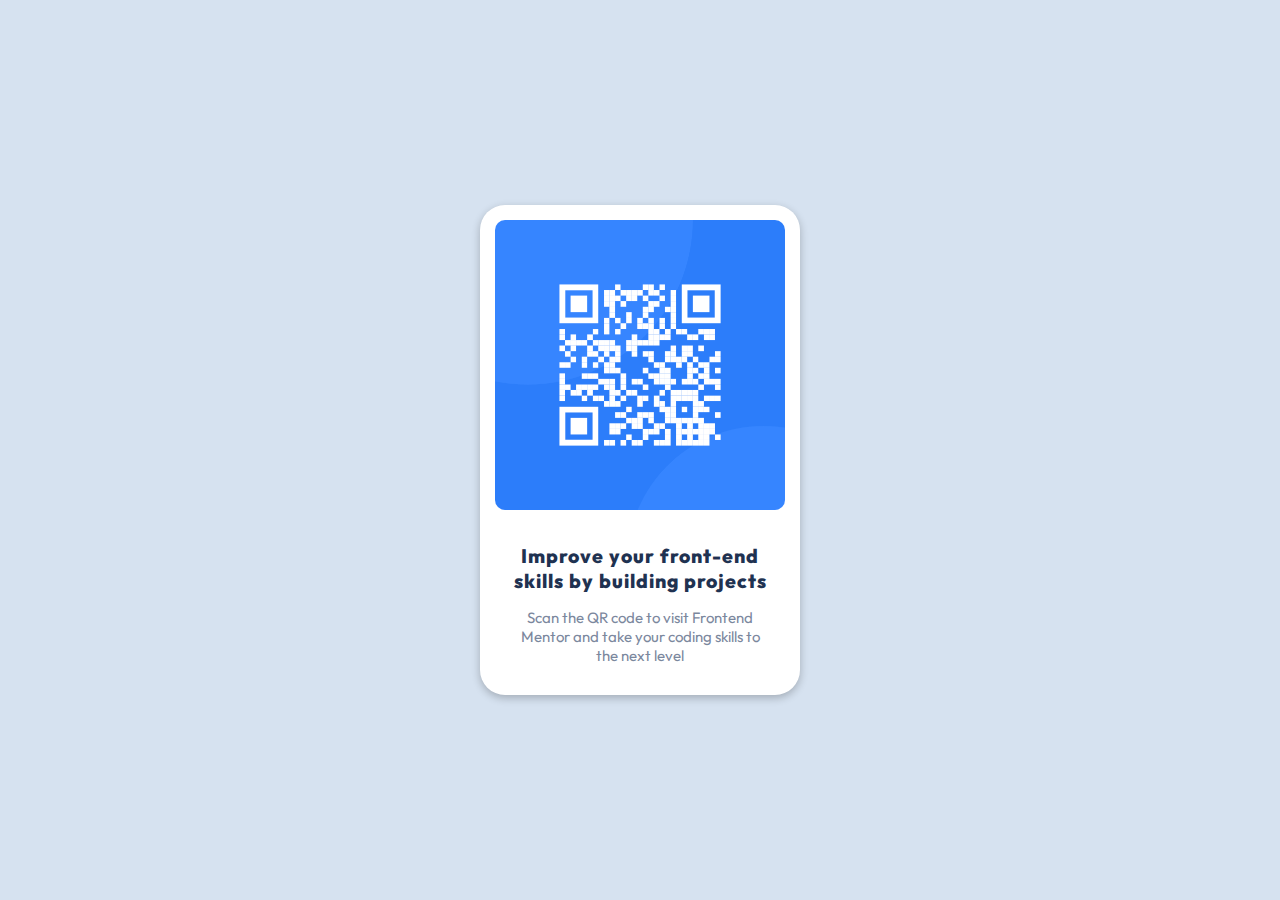
<file: 01_qr-code-component/index.html>
<!DOCTYPE html>
<html lang="en">
<head>
  <meta charset="UTF-8">
  <meta http-equiv="X-UA-Compatible" content="IE=edge">
  <meta name="viewport" content="width=device-width, initial-scale=1.0">
  <link rel="icon" type="image/png" sizes="32x32" href="images/favicon-32x32.png">
  
  <!-- Google Font -->
  <link rel="preconnect" href="https://fonts.googleapis.com">
  <link rel="preconnect" href="https://fonts.gstatic.com" crossorigin>
  <link href="https://fonts.googleapis.com/css2?family=Outfit:wght@400;700&display=swap" rel="stylesheet">
  <link rel="stylesheet" href="styles/styles.css">

  <!-- Google Tag Manager -->
  <script>(function(w,d,s,l,i){w[l]=w[l]||[];w[l].push({'gtm.start':
  new Date().getTime(),event:'gtm.js'});var f=d.getElementsByTagName(s)[0],
  j=d.createElement(s),dl=l!='dataLayer'?'&l='+l:'';j.async=true;j.src=
  'https://www.googletagmanager.com/gtm.js?id='+i+dl;f.parentNode.insertBefore(j,f);
  })(window,document,'script','dataLayer','GTM-NNP8SPT');</script>
  <!-- End Google Tag Manager -->

  <title>Frontend Mentor | QR code component</title>
</head>
<body>
  <!-- Google Tag Manager (noscript) -->
  <noscript><iframe src="https://www.googletagmanager.com/ns.html?id=GTM-NNP8SPT"
  height="0" width="0" style="display:none;visibility:hidden"></iframe></noscript>
  <!-- End Google Tag Manager (noscript) -->
  <div class="container">
    <div class="card">
      <img class="card-img" src="images/image-qr-code.png" alt="QR code image">
      <div class="card-body">
        <h1 class="card-title">Improve your front-end skills by building projects</h1>
        <p class="card-text">Scan the QR code to visit Frontend Mentor and take your coding skills to the next level</p>
      </div>
    </div>
  </div>
</body>
</html>
</file>
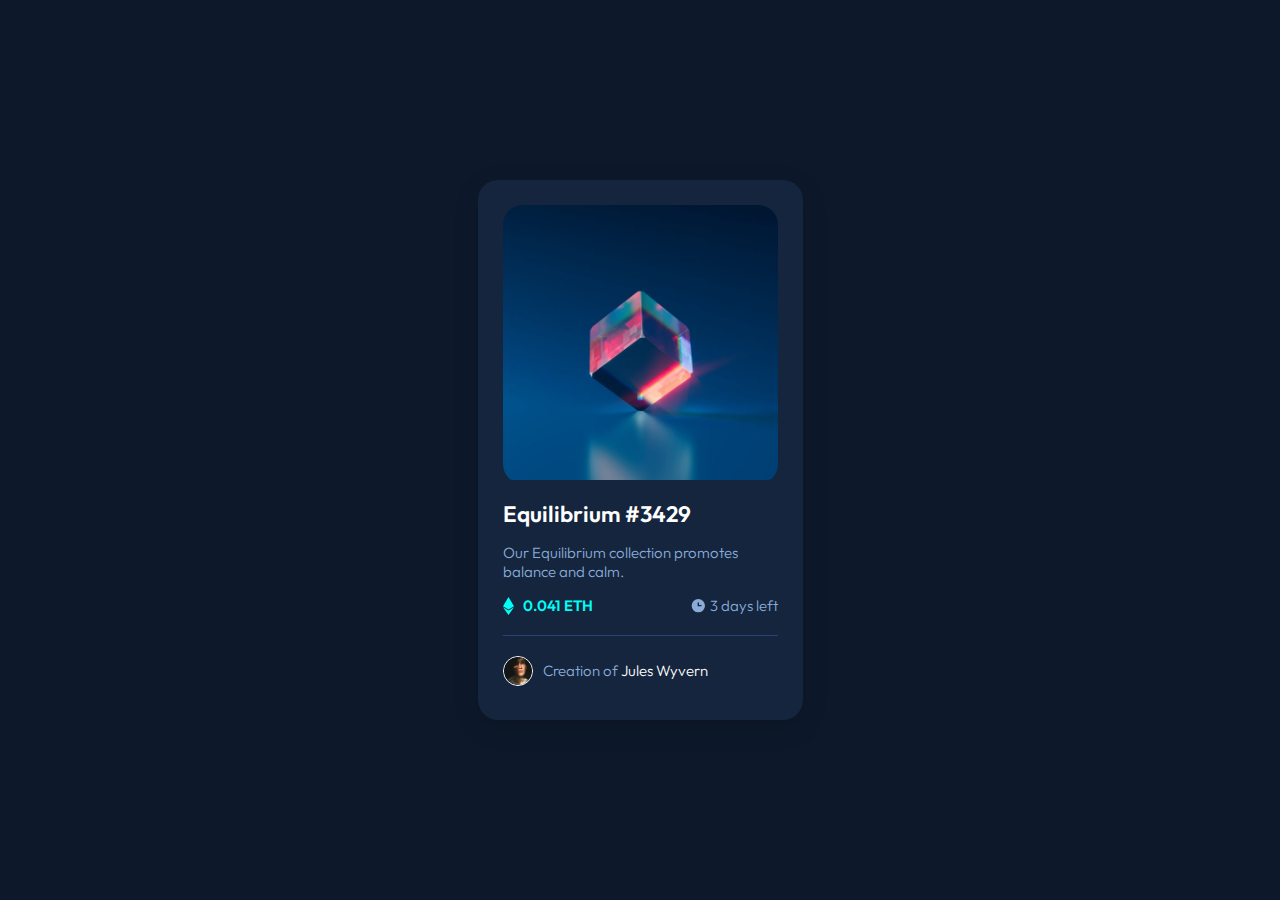
<file: 02_nft-preview-card-component/index.html>
<!DOCTYPE html>
<html lang="en">
<head>
  <meta charset="UTF-8">
  <meta name="viewport" content="width=device-width, initial-scale=1.0">
  <link rel="icon" type="image/png" sizes="32x32" href="images/favicon-32x32.png">

  <!-- Google Fonts -->
  <link rel="preconnect" href="https://fonts.googleapis.com">
  <link rel="preconnect" href="https://fonts.gstatic.com" crossorigin>
  <link href="https://fonts.googleapis.com/css2?family=Outfit:wght@300;400;600&display=swap" rel="stylesheet">
  <link rel="stylesheet" href="styles/styles.css">

  <!-- Google Tag Manager -->
  <script>(function(w,d,s,l,i){w[l]=w[l]||[];w[l].push({'gtm.start':
  new Date().getTime(),event:'gtm.js'});var f=d.getElementsByTagName(s)[0],
  j=d.createElement(s),dl=l!='dataLayer'?'&l='+l:'';j.async=true;j.src=
  'https://www.googletagmanager.com/gtm.js?id='+i+dl;f.parentNode.insertBefore(j,f);
  })(window,document,'script','dataLayer','GTM-NNP8SPT');</script>
  <!-- End Google Tag Manager -->
  
  <title>Frontend Mentor | NFT preview card component</title>
</head>
<body>
  <!-- Google Tag Manager (noscript) -->
  <noscript><iframe src="https://www.googletagmanager.com/ns.html?id=GTM-NNP8SPT"
  height="0" width="0" style="display:none;visibility:hidden"></iframe></noscript>
  <!-- End Google Tag Manager (noscript) -->
  <div class="content">
    <div class="card">
      <a href="#" class="card-img-container">
        <img class="card-img" src="images/image-equilibrium.jpg" alt="">
        <div class="card-img-overlay">
          <img src="images/icon-view.svg" alt="">
        </div>
      </a>
      <div class="card-body">
        <h1 class="card-title"><a href="#">Equilibrium #3429</a></h1>
        <p class="card-text">Our Equilibrium collection promotes balance and calm.</p>
        <ul class="card-data">
          <li class="card-price">0.041 ETH</li>
          <li class="card-exp">3 days left</li>
        </ul>
      </div>
      <div class="card-footer">
        <img class="card-profile" src="images/image-avatar.png" width="30" height="30" alt="">
        <p class="card-author">Creation of <a href="">Jules Wyvern</a></p>
      </div>
    </div>
  </div>
</body>
</html>
</file>
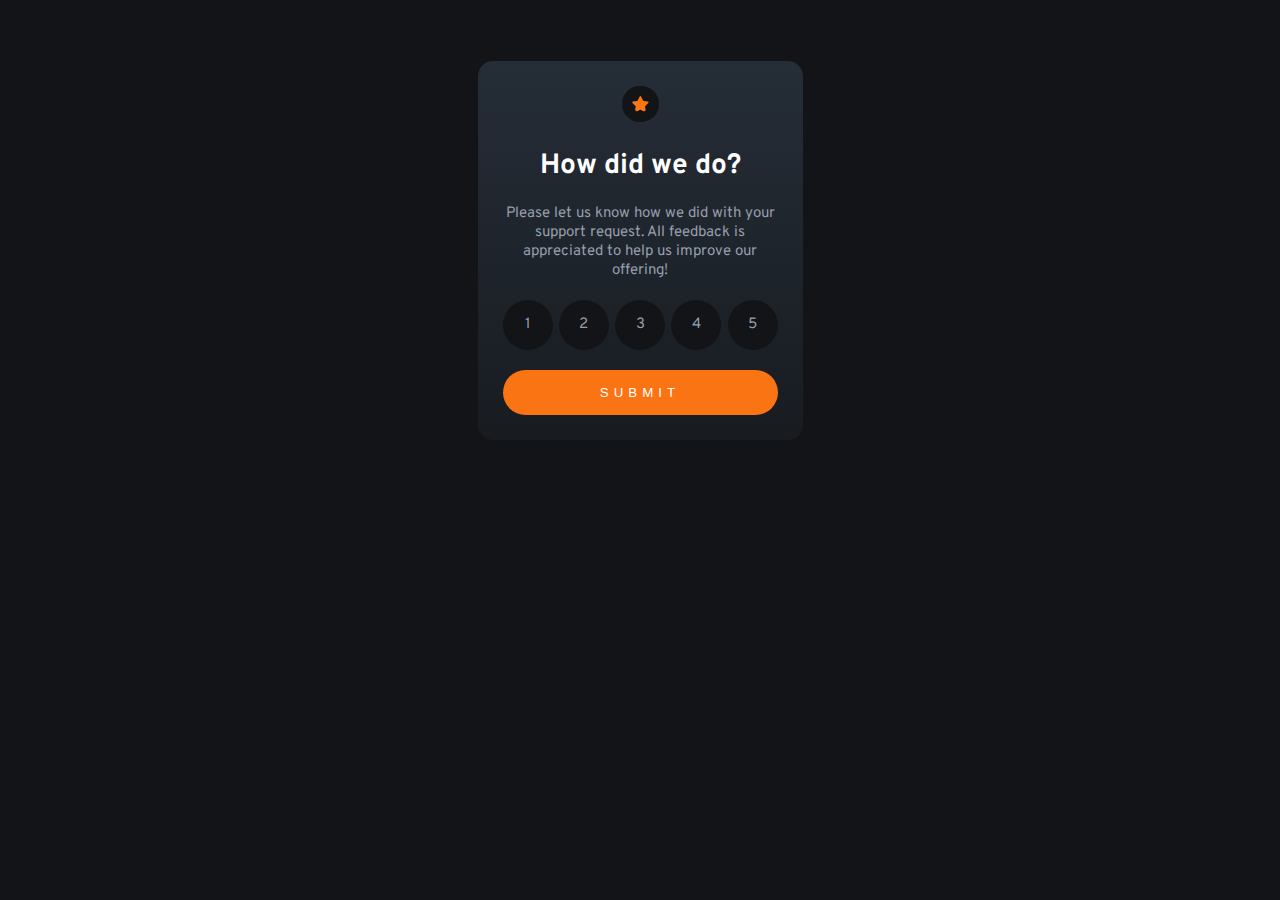
<file: 03_interactive_rating_component/index.html>
<!DOCTYPE html>
<html lang="en">
<head>
    <meta charset="UTF-8">
    <meta http-equiv="X-UA-Compatible" content="IE=edge">
    <meta name="viewport" content="width=device-width, initial-scale=1.0">
    <link rel="icon" type="image/png" sizes="32x32" href="images/favicon-32x32.png">
    
    <!-- Bootstrap CSS -->
    <link href="https://cdn.jsdelivr.net/npm/bootstrap@5.1.3/dist/css/bootstrap.min.css" rel="stylesheet" integrity="sha384-1BmE4kWBq78iYhFldvKuhfTAU6auU8tT94WrHftjDbrCEXSU1oBoqyl2QvZ6jIW3" crossorigin="anonymous">

    <!-- Local Styles -->
    <link rel="stylesheet" href="styles/styles.css">

     <!-- Google Tag Manager -->
     <script>(function(w,d,s,l,i){w[l]=w[l]||[];w[l].push({'gtm.start':
    new Date().getTime(),event:'gtm.js'});var f=d.getElementsByTagName(s)[0],
    j=d.createElement(s),dl=l!='dataLayer'?'&l='+l:'';j.async=true;j.src=
    'https://www.googletagmanager.com/gtm.js?id='+i+dl;f.parentNode.insertBefore(j,f);
    })(window,document,'script','dataLayer','GTM-NNP8SPT');</script>
    <!-- End Google Tag Manager -->

    <title>Interactive rating component | ezequiel-romero</title>
</head>
<body>
    <!-- Google Tag Manager (noscript) -->
    <noscript><iframe src="https://www.googletagmanager.com/ns.html?id=GTM-NNP8SPT"
    height="0" width="0" style="display:none;visibility:hidden"></iframe></noscript>
    <!-- End Google Tag Manager (noscript) -->
    <div class="content">
        <div class="flip-card">
            <div class="flip-card-inner">
                <div class="flip-card-front">
                    <img class="star" src="images/icon-star.svg" alt="">
                    <h1>How did we do?</h1>
                    <p>Please let us know how we did with your support request. All feedback is appreciated to help us improve our offering!</p>
                    <form id="form-rate" action="post" method="post">
                        <div class="form-rate-inputs">
                            <div>
                                <label for="1">
                                    <input type="radio" id="1" name="rating" value="1">
                                    <span>1</span>
                                </label>
                            </div>
                            <div>
                                <label for="2">
                                    <input type="radio" id="2" name="rating" value="2">
                                    <span>2</span>
                                </label>
                            </div>
                            <div>
                                <label for="3">
                                    <input type="radio" id="3" name="rating" value="3">
                                    <span>3</span>
                                </label>
                            </div>
                            <div>
                                <label for="4">
                                    <input type="radio" id="4" name="rating" value="4">
                                    <span>4</span>
                                </label>
                            </div>
                            <div>
                                <label for="5">
                                    <input type="radio" id="5" name="rating" value="5">
                                    <span>5</span>
                                </label>
                            </div>
                        </div>
                        <button type="submit" class="submit">Submit</button>
                    </form>
                </div>
                <div class="flip-card-back text-center">
                    <img class="thanks-img" src="images/illustration-thank-you.svg" alt="">
                    <div>
                        <p class="rating">You selected <span class="rate-given">&nbsp;&nbsp;</span> out of 5</p>
                    </div>
                    <h1 class="mt-5">Thank you!</h1>
                    <p>We appreciate you taking the time to give a rating. If you ever need more support, don’t hesitate to get in touch!</p>
                </div>
            </div>
        </div>
    </div>
  
    <!-- Local Scripts -->
    <script src="js/script.js"></script>
</body>
</html>
</file>
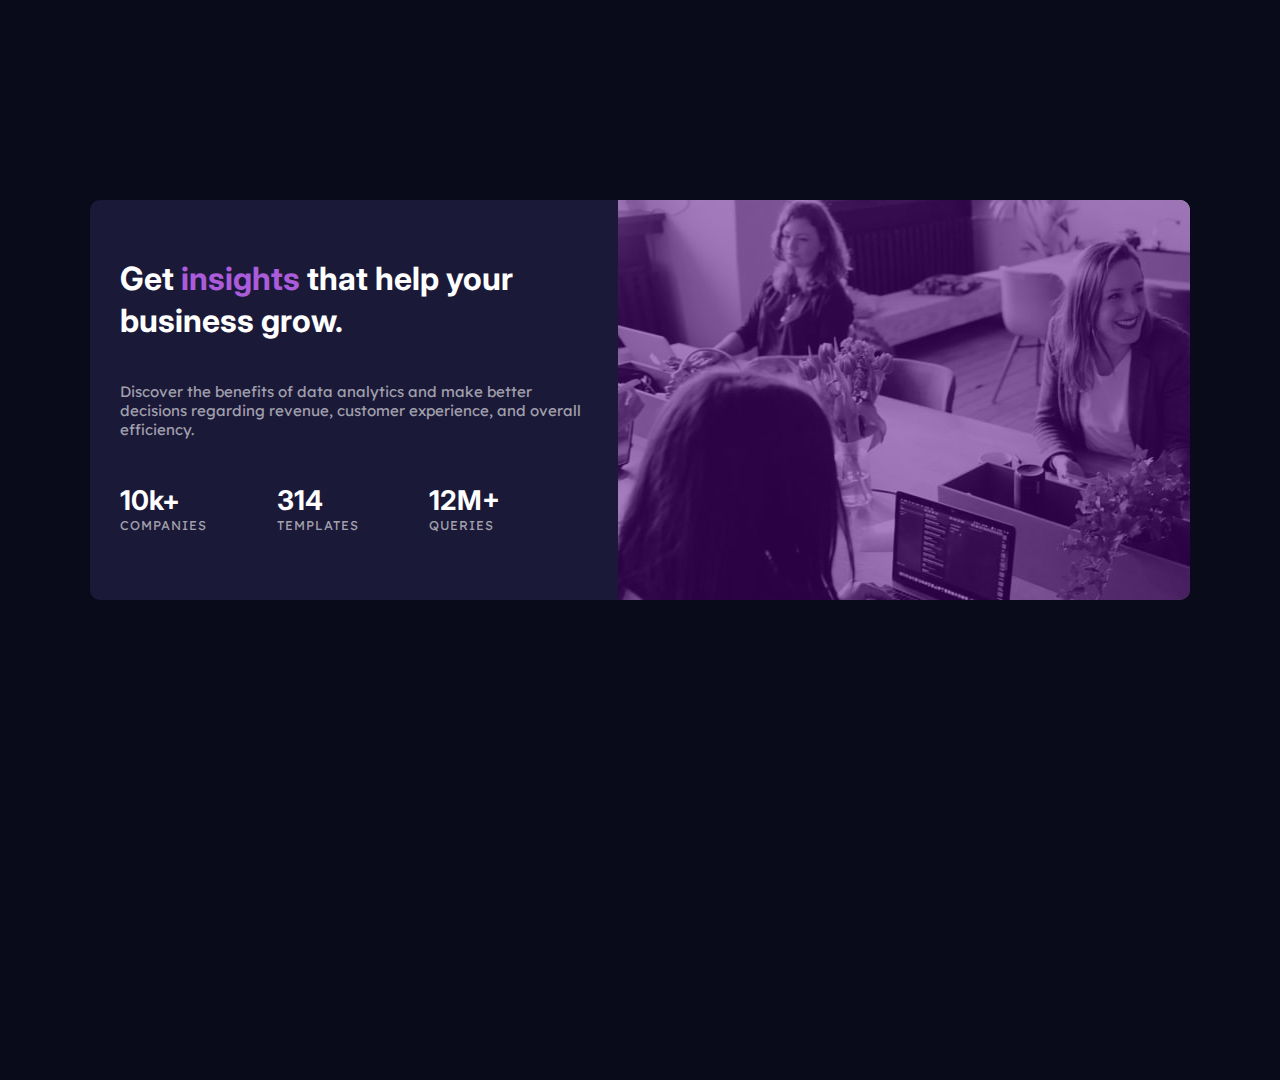
<file: 04_stats-preview-card/index.html>
<!DOCTYPE html>
<html lang="en">
<head>
    <meta charset="UTF-8">
    <meta http-equiv="X-UA-Compatible" content="IE=edge">
    <meta name="viewport" content="width=device-width, initial-scale=1.0">
    
    <!-- Local Styles -->
    <link rel="stylesheet" href="styles/styles.css">

    <!-- Google Tag Manager -->
    <script>(function(w,d,s,l,i){w[l]=w[l]||[];w[l].push({'gtm.start':
    new Date().getTime(),event:'gtm.js'});var f=d.getElementsByTagName(s)[0],
    j=d.createElement(s),dl=l!='dataLayer'?'&l='+l:'';j.async=true;j.src=
    'https://www.googletagmanager.com/gtm.js?id='+i+dl;f.parentNode.insertBefore(j,f);
    })(window,document,'script','dataLayer','GTM-NNP8SPT');</script>
    <!-- End Google Tag Manager -->

    <title>Stats preview card</title>
</head>
<body>
    <!-- Google Tag Manager (noscript) -->
    <noscript><iframe src="https://www.googletagmanager.com/ns.html?id=GTM-NNP8SPT"
    height="0" width="0" style="display:none;visibility:hidden"></iframe></noscript>
    <!-- End Google Tag Manager (noscript) -->
    <main>
        <div class="content">
            <div class="box-container">
                <figure class="tint">
                    <img src="images/image-header-mobile.jpg" class="header-img" alt="">
                </figure>
                <div class="container">
                    <h1>Get <span class="violet">insights</span> that help your business grow.</h1>
                    <p>Discover the benefits of data analytics and make better decisions regarding revenue, customer experience, and overall efficiency.</p>
                    <ul class="stats">
                        <li class="stat">
                            <span>10k+</span>
                            <span>companies</span>
                        </li>
                        <li class="stat">
                            <span>314</span>
                            <span>templates</span>
                        </li>
                        <li class="stat">
                            <span>12M+</span>
                            <span>queries</span>
                        </li>
                    </ul>
                </div>
            </div>
        </div>
    </main>
</body>
</html>
</file>
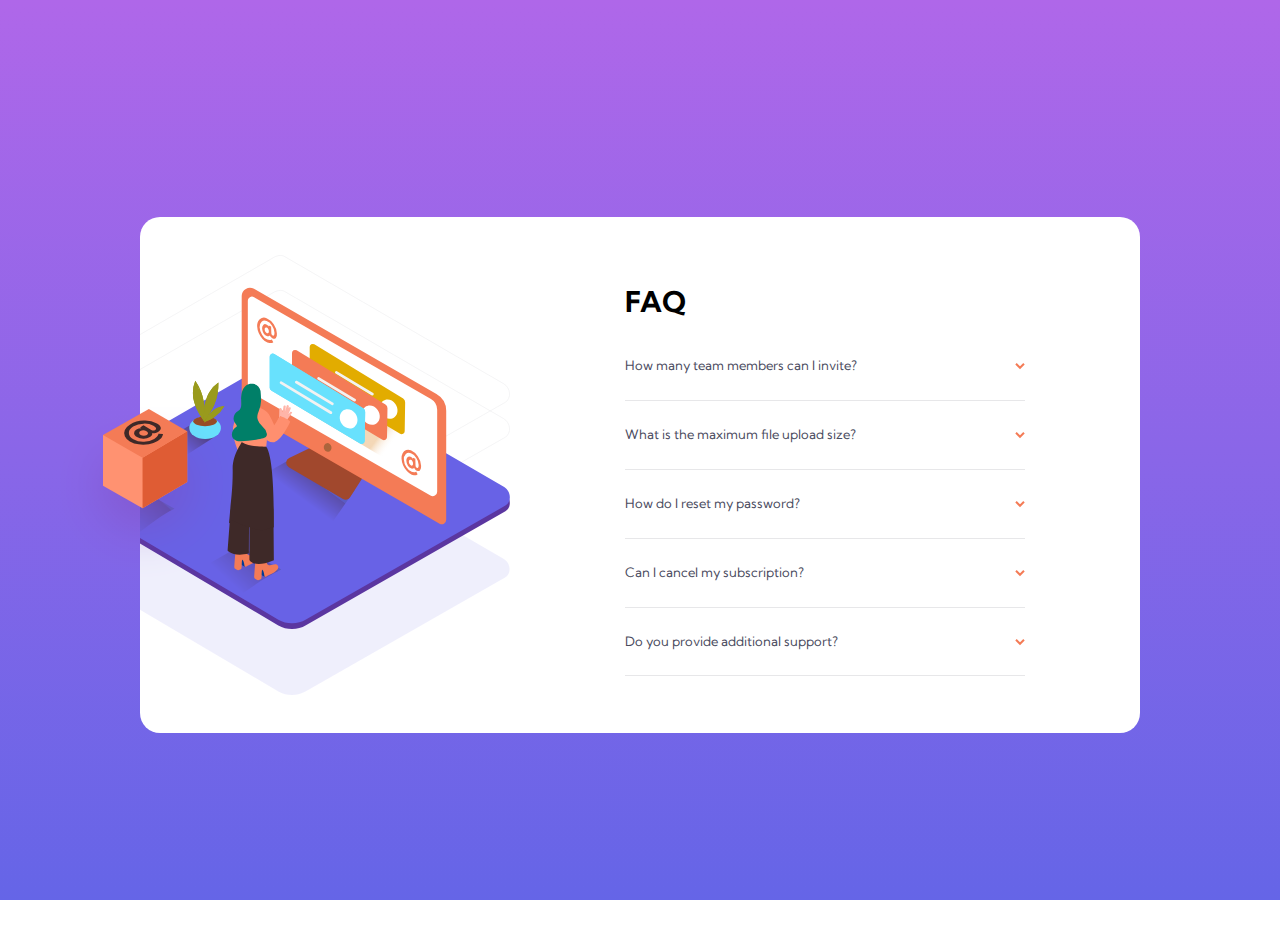
<file: 05_faq-accordion-card/index.html>
<!DOCTYPE html>
<html lang="en">
<head>
    <meta charset="UTF-8">
    <meta http-equiv="X-UA-Compatible" content="IE=edge">
    <meta name="viewport" content="width=device-width, initial-scale=1.0">
    <link rel="icon" type="image/png" sizes="32x32" href="images/favicon-32x32.png">
    
    <!-- Styles -->
    <link rel="stylesheet" href="styles/normalize.css">
    <link rel="stylesheet" href="styles/styles.css">

    <!-- Google Tag Manager -->
    <script>(function(w,d,s,l,i){w[l]=w[l]||[];w[l].push({'gtm.start':
    new Date().getTime(),event:'gtm.js'});var f=d.getElementsByTagName(s)[0],
    j=d.createElement(s),dl=l!='dataLayer'?'&l='+l:'';j.async=true;j.src=
    'https://www.googletagmanager.com/gtm.js?id='+i+dl;f.parentNode.insertBefore(j,f);
    })(window,document,'script','dataLayer','GTM-NNP8SPT');</script>
    <!-- End Google Tag Manager -->

    <title>FAQ Accordion Card | ezequiel-romero</title>
</head>
<body>
    <!-- Google Tag Manager (noscript) -->
    <noscript><iframe src="https://www.googletagmanager.com/ns.html?id=GTM-NNP8SPT"
    height="0" width="0" style="display:none;visibility:hidden"></iframe></noscript>
    <!-- End Google Tag Manager (noscript) -->
    <main>
        <div class="content">
            <img class="box" src="images/illustration-box-desktop.svg" alt="">
            <div class="hero">
                <img class="hero__woman" src="images/illustration-woman-online-desktop.svg" alt="">
            </div>
            <div class="box-content">
                <h1>FAQ</h1>
                <button class="btn">How many team members can I invite?</button>
                <div class="panel">
                    <p>You can invite up to 2 additional users on the Free plan. There is no limit on team members for the Premium plan.</p>
                </div>
                <hr>
                <button class="btn">What is the maximum file upload size?</button>
                <div class="panel">
                    <p>No more than 2GB. All files in your account must fit your allotted storage space.</p>
                </div>
                <hr>
                <button class="btn">How do I reset my password?</button>
                <div class="panel">
                    <p>Click “Forgot password” from the login page or “Change password” from your profile page. A reset link will be emailed to you.</p>
                </div>
                <hr>
                <button class="btn">Can I cancel my subscription?</button>
                <div class="panel">
                    <p>Yes! Send us a message and we’ll process your request no questions asked.</p>
                </div>
                <hr>
                <button class="btn">Do you provide additional support?</button>
                <div class="panel">
                    <p>Chat and email support is available 24/7. Phone lines are open during normal business hours.</p>
                </div>
                <hr>
            </div>
        </div>
    </main>
    <script src="js/scripts.js"></script>
</body>
</html>
</file>
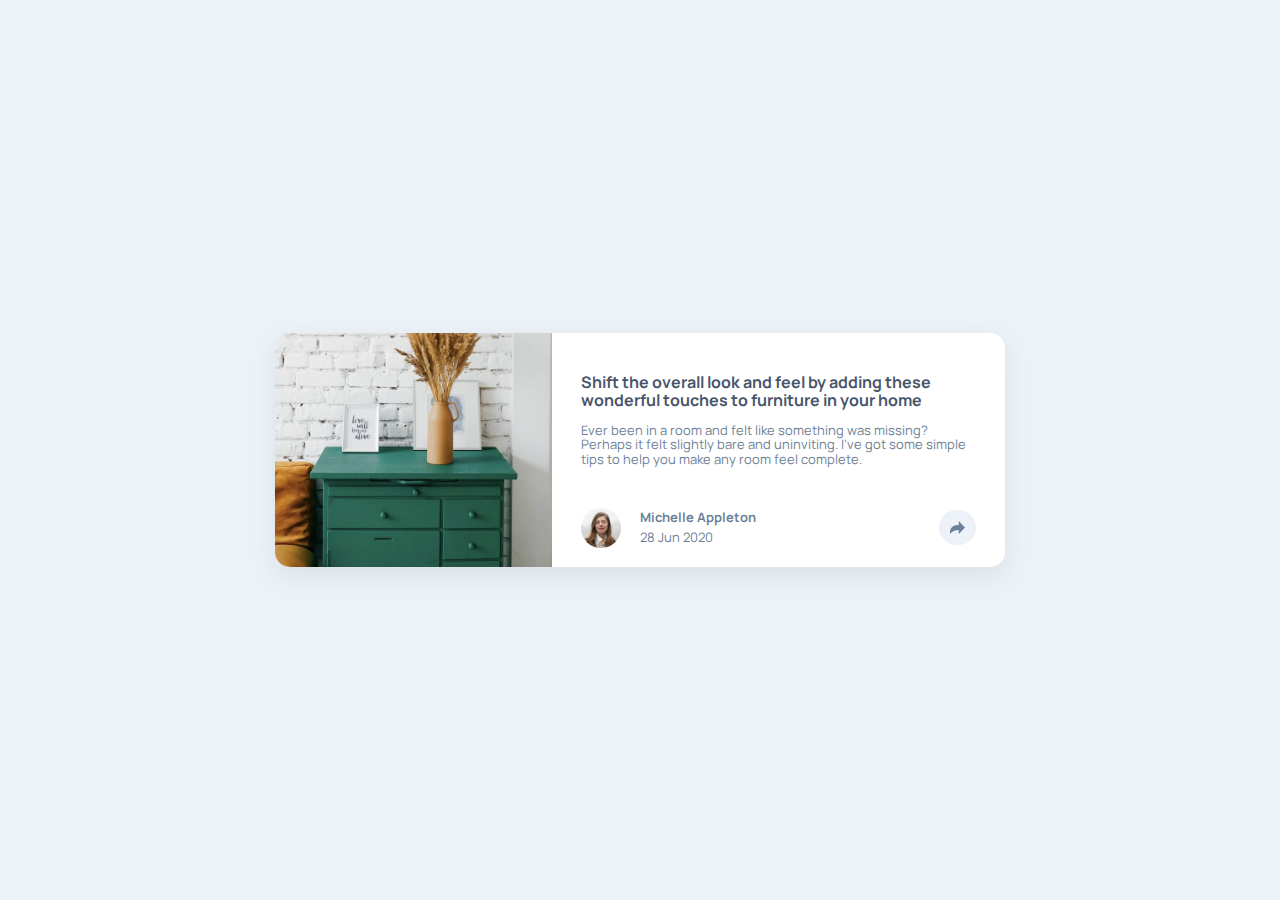
<file: 06_article-preview-component/index.html>
<!DOCTYPE html>
<html lang="en">
<head>
    <meta charset="UTF-8">
    <meta http-equiv="X-UA-Compatible" content="IE=edge">
    <meta name="viewport" content="width=device-width, initial-scale=1.0">
    <link rel="icon" type="image/png" sizes="32x32" href="assets/favicon-32x32.png">
    
    <!-- Styles -->
    <link rel="stylesheet" href="css/normalize.css">
    <link rel="stylesheet" href="css/styles.css">

    <!-- Google Tag Manager -->
    <script>(function(w,d,s,l,i){w[l]=w[l]||[];w[l].push({'gtm.start':
    new Date().getTime(),event:'gtm.js'});var f=d.getElementsByTagName(s)[0],
    j=d.createElement(s),dl=l!='dataLayer'?'&l='+l:'';j.async=true;j.src=
    'https://www.googletagmanager.com/gtm.js?id='+i+dl;f.parentNode.insertBefore(j,f);
    })(window,document,'script','dataLayer','GTM-NNP8SPT');</script>
    <!-- End Google Tag Manager -->

    <title>Article preview component | ezequiel-romero</title>
</head>
<body>
    <!-- Google Tag Manager (noscript) -->
    <noscript><iframe src="https://www.googletagmanager.com/ns.html?id=GTM-NNP8SPT"
    height="0" width="0" style="display:none;visibility:hidden"></iframe></noscript>
    <!-- End Google Tag Manager (noscript) -->
    <div class="content">
        <div class="card">
            <div class="card_image">
                <img src="assets/drawers.jpg" alt="">
            </div>
            <div class="card_main">
                <div class="card_main_content">
                    <h1>Shift the overall look and feel by adding these wonderful touches to furniture in your home</h1>
                    <p>Ever been in a room and felt like something was missing? Perhaps it felt slightly bare and uninviting. I’ve got some simple tips to help you make any room feel complete.</p>
                </div>
                <div class="card_main_footer">
                    <div class="card_main_footer_profile">
                        <div class="card_main_footer_profile_image">
                            <img src="assets/avatar-michelle.jpg" alt="">
                        </div>
                        <div class="card_main_footer_profile_info">
                            <p><b>Michelle Appleton</b></p>
                            <p>28 Jun 2020</p>
                        </div>
                    </div>
                    <div class="card_main_footer_icon_share">
                        <svg xmlns="http://www.w3.org/2000/svg" width="15" height="13"><path fill="#6E8098" d="M15 6.495L8.766.014V3.88H7.441C3.33 3.88 0 7.039 0 10.936v2.049l.589-.612C2.59 10.294 5.422 9.11 8.39 9.11h.375v3.867L15 6.495z"/></svg>
                    </div>
                    <div class="card_main_footer_sharing hidden">
                        <div class="card_main_footer_sharing_links">
                            <p>Share</p>
                            <a href="#">
                                <svg xmlns="http://www.w3.org/2000/svg" width="20" height="20"><path fill="#FFFFFF" d="M18.896 0H1.104C.494 0 0 .494 0 1.104v17.793C0 19.506.494 20 1.104 20h9.58v-7.745H8.076V9.237h2.606V7.01c0-2.583 1.578-3.99 3.883-3.99 1.104 0 2.052.082 2.329.119v2.7h-1.598c-1.254 0-1.496.597-1.496 1.47v1.928h2.989l-.39 3.018h-2.6V20h5.098c.608 0 1.102-.494 1.102-1.104V1.104C20 .494 19.506 0 18.896 0z"/></svg>
                            </a>
                            <a href="#">
                                <svg xmlns="http://www.w3.org/2000/svg" width="20" height="17"><path fill="#FFFFFF" d="M20 2.172a8.192 8.192 0 01-2.357.646 4.11 4.11 0 001.804-2.27 8.22 8.22 0 01-2.605.996A4.096 4.096 0 0013.847.248c-2.65 0-4.596 2.472-3.998 5.037A11.648 11.648 0 011.392 1a4.109 4.109 0 001.27 5.478 4.086 4.086 0 01-1.858-.513c-.045 1.9 1.318 3.679 3.291 4.075a4.113 4.113 0 01-1.853.07 4.106 4.106 0 003.833 2.849A8.25 8.25 0 010 14.658a11.616 11.616 0 006.29 1.843c7.618 0 11.922-6.434 11.663-12.205A8.354 8.354 0 0020 2.172z"/></svg>
                            </a>
                            <a href="#">
                                <svg xmlns="http://www.w3.org/2000/svg" width="20" height="20"><path fill="#FFFFFF" d="M10 0C4.478 0 0 4.477 0 10c0 4.237 2.636 7.855 6.356 9.312-.088-.791-.167-2.005.035-2.868.182-.78 1.172-4.97 1.172-4.97s-.299-.6-.299-1.486c0-1.39.806-2.428 1.81-2.428.852 0 1.264.64 1.264 1.408 0 .858-.545 2.14-.828 3.33-.236.995.5 1.807 1.48 1.807 1.778 0 3.144-1.874 3.144-4.58 0-2.393-1.72-4.068-4.177-4.068-2.845 0-4.515 2.135-4.515 4.34 0 .859.331 1.781.745 2.281a.3.3 0 01.069.288l-.278 1.133c-.044.183-.145.223-.335.134-1.249-.581-2.03-2.407-2.03-3.874 0-3.154 2.292-6.052 6.608-6.052 3.469 0 6.165 2.473 6.165 5.776 0 3.447-2.173 6.22-5.19 6.22-1.013 0-1.965-.525-2.291-1.148l-.623 2.378c-.226.869-.835 1.958-1.244 2.621.937.29 1.931.446 2.962.446 5.522 0 10-4.477 10-10S15.522 0 10 0z"/></svg>
                            </a>
                        </div>
                        <div class="card_main_footer_sharing_icon_share">
                            <svg xmlns="http://www.w3.org/2000/svg" width="15" height="13"><path fill="#FFFFFF" d="M15 6.495L8.766.014V3.88H7.441C3.33 3.88 0 7.039 0 10.936v2.049l.589-.612C2.59 10.294 5.422 9.11 8.39 9.11h.375v3.867L15 6.495z"/></svg>
                        </div>
                    </div>
                </div>
            </div>
        </div>
    </div>
</body>
<script src="js/index.js"></script>
</html>
</file>
<file: 01_qr-code-component/styles/styles.css>
:root{
    --outfit:'Outfit', sans-serif;
    --light-gray: hsl(212, 45%, 89%);
    --grayish-blue: hsl(220, 15%, 55%);
    --dark-blue: hsl(218, 44%, 22%);
}
html {
    box-sizing: border-box;
}
*, *:before, *:after {
    box-sizing: inherit;
}
body {
    height: 100vh;
    margin: 0;
    padding: 0;
    font-size: 15px;
    font-family: var(--outfit);
    background-color: var(--light-gray);
}
.container {
    width: 100%;
    height: 100%;
    margin: 0 auto;
    display: flex;
    align-items: center;
}
.card {
    background-color: white;
    border-radius: 25px;
    max-width: 320px;
    margin: 0 auto;
    padding-bottom: 15px;
    text-align: center;
    box-shadow: rgba(0, 0, 0, 0.24) 0px 3px 8px;
}
.card-img {
    width: 100%;
    padding: 15px;
    border-radius: 25px;
}
.card-body {
    padding: 0 30px;
}
.card-title {
    color: var(--dark-blue);
    font-size: 1.3em;
    font-weight: 800;
    letter-spacing: 1px;
}
.card-text {
    color: var(--grayish-blue);
}
</file>
<file: 02_nft-preview-card-component/styles/styles.css>
:root{
    --outfit:'Outfit', sans-serif;
    --soft-blue: hsl(215, 51%, 70%);
    --cyan: rgb(0, 255, 247);
    --very-dark-blue-main: hsl(217, 54%, 11%);
    --very-dark-blue-card: hsl(216, 50%, 16%);
    --very-dark-blue-line: hsl(215, 32%, 27%);
}
html {
    box-sizing: border-box;
}
*, *:before, *:after {
    box-sizing: inherit;
}
body {
    background-color: var(--very-dark-blue-main);
    font-family: var(--outfit);
    font-weight: 300;
    color: var(--soft-blue);
    padding: 0;
    margin: 0;
    height: 100vh;
    font-size: 15px;
}
.content {
    height: 100%;
    display: flex;
    align-items: center;
}
.card {
    background-color: var(--very-dark-blue-card);
    box-shadow: rgba(0, 0, 0, 0.2) 0px 8px 24px;
    border-radius: 20px;
    width: 325px;
    margin: 0 auto;
    padding: 25px;
}
.card-img-container {
    display: block;
    position: relative;
    overflow: hidden;
    border-radius: 20px;
}
.card-img {
    width: 100%;
    border-radius: 10px;
}
.card-img-overlay {
    background: rgba(0, 255, 247,0.3);
    position: absolute;
    display: flex;
    justify-content: center;
    align-items: center;
    height: 99%;
    width: 100%;
    left: 0;
    top: 0;
    bottom: 0;
    right: 0;
    opacity: 0;
}
.card-img-container:hover .card-img-overlay {
    opacity: 1;
}
.card-title {
    color: white;
    font-weight: 600;
    font-size: 1.5em;
}
.card-data {
    margin: 0;
    padding: 0 0 20px 0;
    border-bottom: 1px solid hsl(215, 51%, 30%);
    display: flex;
    list-style: none;
    justify-content: space-between;
}
.card-price {
    color: var(--cyan);
    font-weight: 600;
    background: url(../images/icon-ethereum.svg) left center no-repeat;
    padding-left: 20px;
}
.card-exp {
    background: url(../images/icon-clock.svg) left center no-repeat;
    padding-left: 20px;
}
.card-footer {
    padding-top: 10px;
    display: flex;
    justify-content:flex-start;
    align-items: center;
}
.card-profile {
    border: 1px solid white;
    border-radius: 9999px;
    margin-right: 10px;
}
a {
    color: white;
    text-decoration: none;
}
a:hover {
    color: var(--cyan);
}
</file>
<file: 03_interactive_rating_component/styles/styles.css>
@import url('https://fonts.googleapis.com/css2?family=Overpass:wght@400;700&display=swap');
:root {
    --overpass: 'Overpass', sans-serif;
    --orange: #fb7413;
    --light-grey: #959eac;
    --medium-grey: #7c8798;
    --dark-blue: #252d37;
    --very-dark-blue: #121417;
}
html {
    box-sizing: border-box;
}
*, *:before, *:after {
    box-sizing: inherit;
}
body {
    font-family:var(--overpass);
    background-color: var(--very-dark-blue);
    color: var(--light-grey);
    height: 100vh;
    font-size: 15px;
    font-weight: 400;
    padding: 0;
    margin: 0;
}
.content {
    height: 100vh;
    padding: 20px;
    display: flex;
    width: 100%;
    min-width: 375px;
    justify-content: center;
    align-items: center;
}

.flip-card {
    min-width: 325px;
    max-width: 375px;
    height: 400px;
}
.flip-card-inner {
    position: relative;
    width: 100%;
    height: 100%;
    text-align: center;
    transition: transform 0.8s;
    transform-style: preserve-3d;
} 
.flip-card-inner.flipped {
    transform: rotateY(180deg);
}
.flip-card-front, .flip-card-back {
    background: var(--dark-blue);
    background: rgba(37,45,55,1);
    background: linear-gradient(180deg, rgba(37,45,55,1) 0%, rgb(24, 28, 33) 100%);
    min-width: 325px;
    max-width: 375px;
    padding: 25px;
    margin: 0 auto;
    border-radius: 15px;
    align-self: center;
    position: absolute;
    width: 100%;
    -webkit-backface-visibility: hidden; /* Safari */
    backface-visibility: hidden;
}
.flip-card-back {
    transform: rotateY(180deg);
}
.star {
    padding: 10px;
    background-color: var(--very-dark-blue);
    border-radius: 999px;
}
h1 {
    font-size: 28px;
    color: white;
    font-weight: 700;
    margin: 20px 0;
}
#form-rate .form-rate-inputs {
    display: flex;
    justify-content: space-between;
    height: 50px;
    margin: 20px 0;
}
#form-rate .form-rate-inputs input {
    display: none;
}
#form-rate .form-rate-inputs input:checked ~ span {
    opacity: 1;
    background: #7c8798;
    color: white;
}
#form-rate .form-rate-inputs span {
    width: 50px;
    height: 50px;
    border-radius: 999px;
    text-decoration: none;
    color: var(--light-grey);
    background-color: var(--very-dark-blue);
    display: flex;
    align-items: center;
    justify-content: center;
    cursor: pointer;
    transition: all .2s;
}
#form-rate .form-rate-inputs span:hover {
    color: white;
    background-color: var(--orange);
}
.submit {
    width: 100%;
    color: white;
    background-color: var(--orange);
    text-align: center;
    padding: 15px 0;
    border-radius: 999px;
    border: none;
    text-transform: uppercase;
    letter-spacing: 5px;
    cursor: pointer;
}
#form-rate .submit:hover {
    background-color: white;
    color: var(--orange);
}

.thanks-img{
    margin: 20px 0 40px 0;
}
.rating {
    display: inline;
    padding: 10px 40px;
    border-radius: 20px;
    color: var(--orange);
    background-color: rgba(37,45,55,1);
}
</file>
<file: 04_stats-preview-card/styles/styles.css>
@import url('https://fonts.googleapis.com/css2?family=Inter:wght@400;700&family=Lexend+Deca&display=swap');
:root {
    --inter: 'Inter', sans-serif;
    --lexend-deca: 'Lexend Deca', sans-serif;
    --very-dark-blue: hsl(233, 47%, 7%);
    --dark-desaturated-blue: hsl(244, 38%, 16%);
    --soft-violet: hsl(277, 64%, 61%);
    --slightly-transparent-white-one: hsla(0, 0%, 100%, 0.75);
    --slightly-transparent-white-two: hsla(0, 0%, 100%, 0.6);
}
html {
    box-sizing: border-box;
}
ul {
    margin: 0;
    padding: 0;
}
*, *:before, *:after {
    box-sizing: inherit;
}
figure {
    margin: 0;
    padding: 0;
}
body {
    font-family:var(--lexend-deca);
    background-color: var(--very-dark-blue);
    color: var(--slightly-transparent-white-two);
    height: 100%;
    font-size: 15px;
    font-weight: 400;
    padding: 0;
    margin: 0;
}
.content {
    height: 100%;
    padding: 20px;
    width: 100%;
    min-width: 375px;
}
.box-container {
    background: var(--dark-desaturated-blue);
    width: 325px;
    margin: 0 auto;
    border-radius: 10px;
    display: flex;
    flex-direction: column;
}
.tint {
    position: relative;
    border-radius: 10px 10px 0 0;
}
.tint:before {
    content: "";
    display: block;
    position: absolute;
    top: 0;
    bottom: 0;
    left: 0;
    right: 0;
    background: rgba(81, 0, 132, 0.5);
    border-radius: 10px 10px 0 0;
  }
.header-img {
    width: 100%;
    border-radius: 10px 10px 0 0;
}
.container {
    padding: 30px;
    text-align: center;
}
h1 {
    font-family: var(--inter);
    font-weight: 700;
    font-size: 1.7rem;
    line-height: 1.3em;
    color: white;
    margin-bottom: 0.8em;
}
.violet {
    color: var(--soft-violet);
}
.stats {
    display: flex;
    flex-direction: column;
}
.stat {
    display: flex;
    flex-direction: column;
}
.stats span:nth-child( odd ) {
    font-family: var(--inter);
    font-weight: 700;
    list-style: none;
    margin: 0;
    margin-top: 30px;
    padding: 0;
    color: white;
    font-size: 1.7rem;
}
.stats span:nth-child( even ) {
    text-transform: uppercase;
    font-weight: 400;
    letter-spacing: 1px;
    font-size: 0.8rem;
    margin-bottom: 30px;
    color: var(--slightly-transparent-white-two);
}

/* Medium devices (tablets, 768px and up) */
@media (min-width: 768px) {
    .box-container {
        width: 718px;
    }
    .tint {
        height: 400px;
        overflow: hidden;
    }
    .stats {
        flex-direction: row;
        justify-content: center;
        gap: 70px;
    }
}

/* Large devices (desktops, 992px and up) */
@media (min-width: 992px) {
    body {
        height: 100vh;
    }
    .content {
        margin-top: 20vh;
    }
    .box-container {
        width: 100%;
        max-width: 1100px;
        display: flex;
        flex-direction: row-reverse;
        justify-self: center;
        box-sizing: initial;
    }
    .container {
        width: 45%;
        text-align: left;
        justify-content: center;
        display: flex;
        flex-direction: column;
    }
    h1 {
        font-size: 2rem;
    }
    .tint {
        width: 55%;
        border-radius: 0 10px 10px 0;
        overflow:auto;
    }
    .tint:before {
        border-radius: 0 10px 10px 0;
      }
    .header-img {
        min-height: 100%;
        width: auto;
        border-radius: 0 10px 10px 0;
    }
    .stats {
        justify-content:flex-start;
        gap: 70px;
    }
}
</file>
<file: 05_faq-accordion-card/styles/styles.css>
@import url('https://fonts.googleapis.com/css2?family=Kumbh+Sans:wght@400;700&display=swap');
:root {
    --very-dark-desaturated-blue: #1d1e35;
    --soft-red: #f47c57;
    --soft-violet: #af67e9;
    --soft-blue: #6565e7;
    --very-dark-grayish-blue: #4a4b5e;
    --dark-grayish-blue: #787887;
    --light-grayish-blue: #e7e7e9;
}
html {
    height: 100%;
}
body {
    height: 100%;
    font-family: 'Kumbh Sans', sans-serif;
    font-size: 13px;
    background: #af67e9;
    background: linear-gradient(180deg, #af67e9 0%, #6565e7 100%) fixed;
}
main {
    display: grid;
    place-items: center;
    padding: 25px;
}
.content {
    width: 325px;
    text-align: center;
    position: relative;
}
.box {
    width: 80px;
    left: 50px;
    top: 80px;
    position: absolute;
    z-index: 999;
}
.hero {
    z-index: 100;
}
.hero .hero__woman {
    width: 250px;
    z-index: 100;
}
.box-content {
    background: url(../images/bg-pattern-mobile.svg) no-repeat white top center;
    text-align: left;
    margin-top: -75px;
    border-radius: 20px;
    padding: 130px 25px 25px 25px;
    z-index: 10;
}
h1 {
    text-align: center;
}
.btn {
    text-align: left;
    background: none;
    cursor: pointer;
    color: var(--very-dark-grayish-blue);
    width: 100%;
    border: 0;
    padding: 20px 0;
}
.btn:hover {
    color: var(--soft-red);
}
.btn.active {
    font-weight: bold;
    color: var(--very-dark-desaturated-blue);
}
.btn:after {
    content: url(../images/icon-arrow-down.svg);
    float: right;
}
.btn.active:after {
    transform: rotateX(180deg);
}
.panel {
    color: var(--dark-grayish-blue);
    max-height: 0;
    overflow: hidden;
    transition: max-height 0.5s ease-out;
}
.panel p {
    margin-block-start: 0;
}
hr {
    border-top: 1px solid var(--light-grayish-blue);
}

@media (min-width: 1050px) {  
    main {
        height: 100%;
    }
    .content {
        background-color: white;
        background-image: url(../images/bg-pattern-desktop.svg);
        background-position: -80px center;
        background-repeat: no-repeat;
        background-size: 450px;
        border-radius: 20px;
        display: flex;
        width: 1000px;
    }
    .hero {
        overflow: hidden;
    }
    .hero .hero__woman {
        width: 450px;
        margin-top: 70px;
        margin-left: -80px;
    }
    .box {
        width: 180px;
        left: -85px;
        top: 190px;
    }
    .box-content {
        background: none;
        width: 40%;
        margin: 0 auto;
        padding: 50px 0;
    }
    h1 {
        text-align: left;
        font-size: 2.2em;
    }
}
</file>
<file: 06_article-preview-component/css/styles.css>
@import url('https://fonts.googleapis.com/css2?family=Manrope:wght@500;700&display=swap');

:root {
    --very-dark-grayish-blue: hsl(217, 19%, 35%);
    --desaturated-dark-blue: hsl(214, 17%, 51%);
    --grayish-blue: hsl(212, 23%, 69%);
    --light-grayish-blue: hsl(210, 46%, 95%);
    --border-radius: 15px;
}

body {
    font-family: 'Manrope', sans-serif;
    font-size: 13px;
    color: var(--desaturated-dark-blue);
    background-color: var(--light-grayish-blue);
    padding: 25px;
}

.content {
    display: flex;
    justify-content: center;
}

.card {
    max-width: 325px;
    box-shadow: rgba(149, 157, 165, 0.2) 0px 8px 24px;
    border-top-left-radius: var(--border-radius);
    border-top-right-radius: var(--border-radius);
    border-bottom-left-radius: var(--border-radius);
    border-bottom-right-radius: var(--border-radius);
}

.card_image {
    display: flex;
}

.card_image img {
    width: 100%;
    border-top-left-radius: var(--border-radius);
    border-top-right-radius: var(--border-radius);
}

.card_main {
    background-color: white;
    border-bottom-left-radius: var(--border-radius);
    border-bottom-right-radius: var(--border-radius);
}

.card_main_content {
    padding: 1.8rem 1.8rem 0.5rem 1.8rem;
}

.card_main_content h1 {
    color: var(--very-dark-grayish-blue);
    font-size: 1rem;
}

.card_main_footer {
    display: flex;
    justify-content: space-between;
    align-items: center;
    position: relative;
    padding: 1.2rem 1.8rem 1.2rem 1.8rem;
}

.card_main_footer_profile {
    display: flex;
    align-items: center;
    gap: 1.2rem;
}

.card_main_footer_profile_image {
    display: flex;
}

.card_main_footer_profile_image img {
    width: 40px;
    border-radius: 100px;
}

.card_main_footer_profile_info p {
    padding: 0;
    margin: 0;
}

.card_main_footer_profile_info p:first-child {
    padding-bottom: 5px;
}

.card_main_footer_icon_share, .card_main_footer_sharing_icon_share {
    background-color: var(--light-grayish-blue);
    display: flex;
    cursor: pointer;
    border-radius: 100px;
    padding: 0.7rem;
}

.card_main_footer_sharing {
    position: absolute;
    top: 0;
    right: 0;
    bottom: 0;
    left: 0;
    display: flex;
    justify-content: space-between;
    align-items: center;
    padding: 1.2rem 1.8rem 1.2rem 1.8rem;
    background-color:var(--very-dark-grayish-blue);
    border-bottom-left-radius: var(--border-radius);
    border-bottom-right-radius: var(--border-radius);
    max-height: 0;
    overflow: visible;
    transition: max-height 0.5s ease-out;
}

.card_main_footer_sharing.hidden {
    padding: 0;
    transition: padding 0.5s ease-out;
    overflow: hidden;
    /* display: none;
    transition: ease all 0.5s; */
}

.card_main_footer_sharing_links {
    display: flex;
    align-items: center;
    gap: 15px;
    color: var(--light-grayish-blue);
    text-transform: uppercase;
    letter-spacing: 3px;
}

.card_main_footer_sharing_icon_share {
    background-color: var(--desaturated-dark-blue)
}

@media screen and (min-width: 880px) {
    body {
        height: 100vh;
        padding: 0;
    }
    .content {
        height: 100%;
        align-items: center;
    }
    .card {
        display: flex;
        max-width: 730px;
    }
    .card_image img {
        border-top-left-radius: var(--border-radius);
        border-top-right-radius: 0;
        border-bottom-right-radius:0;
        border-bottom-left-radius: var(--border-radius);
    }
    .card_main {
        border-top-left-radius: 0;
        border-top-right-radius: var(--border-radius);
        border-bottom-right-radius: var(--border-radius);
        border-bottom-left-radius: 0;
    }
    .card_main_footer_sharing {
        border-radius: var(--border-radius);
        justify-content: center;
        padding: 1rem 0;
        width: 250px;
        top: -4.5rem;
        right: 0;
        bottom: unset;
        left: unset;
        margin-right: -66px;
    }
    .card_main_footer_sharing::before {
        content: '';
        position: absolute;
        width: 0;
        height: 0;
        bottom: -12px;
        left: 50%;
        border: .75rem solid transparent;
        border-top-color: var(--very-dark-grayish-blue);
        border-bottom: none;
    }
    .card_main_footer_sharing_icon_share {
        display: none;
    }
}
</file>
